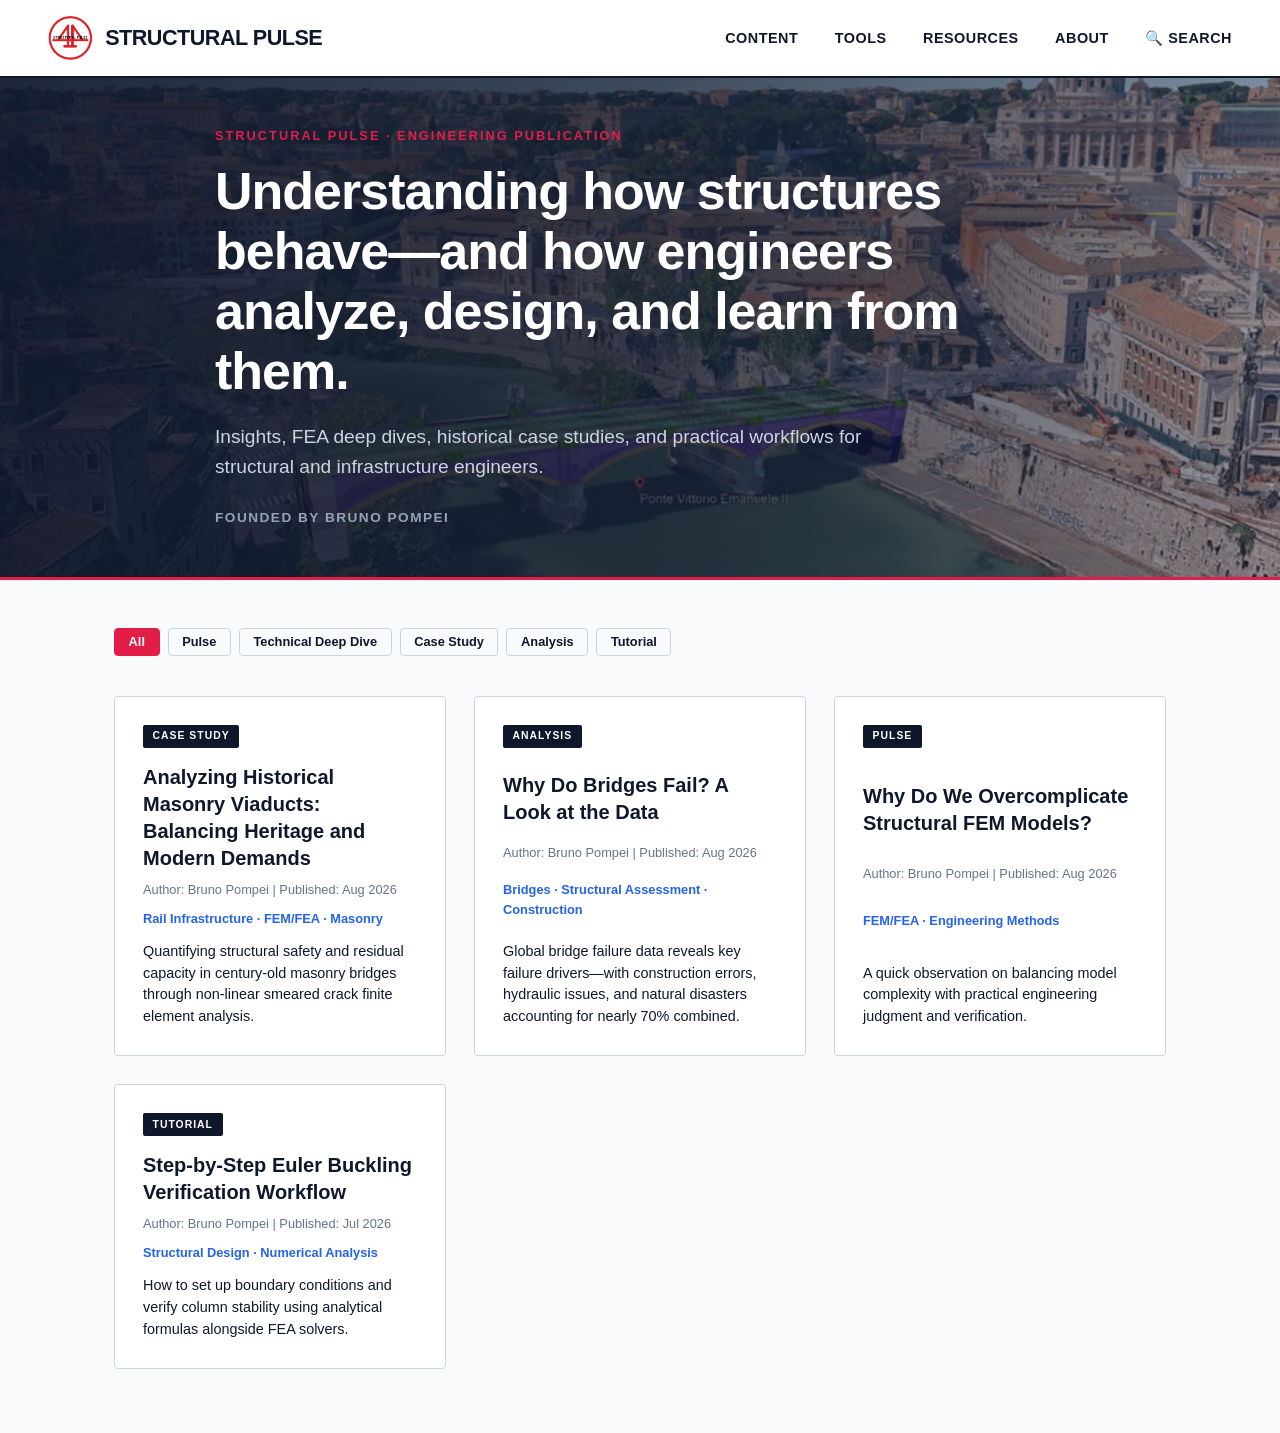
<file: index.html>
<!DOCTYPE html>
<html lang="en">
<head>
    <meta charset="UTF-8">
    <meta name="viewport" content="width=device-width, initial-scale=1.0">
    <title>Structural Pulse | Engineering Insights</title>
    <link rel="icon" href="images/logo.png" type="image/png">
    <link rel="stylesheet" href="style.css">
</head>
<body>

    <header>
        <a href="index.html" class="logo-container">
            <img src="images/logo.png" alt="Structural Pulse Logo" class="logo-img">
            <span class="logo-text">Structural Pulse</span>
        </a>
        <nav>
            <a href="index.html#content">Content</a>
            <a href="tools.html">Tools</a>
            <a href="#resources">Resources</a>
            <a href="#about">About</a>
            <a href="#search">🔍 Search</a>
        </nav>
    </header>

    <section class="hero-banner" id="heroBanner">
        <video autoplay muted loop playsinline id="heroVideo" class="hero-video">
            <source src="images/hero-video.mp4" type="video/mp4">
        </video>

        <div class="hero-overlay"></div>

        <div class="hero-content">
            <span class="hero-category">STRUCTURAL PULSE · ENGINEERING PUBLICATION</span>
            <h1 class="hero-title">Understanding how structures behave—and how engineers analyze, design, and learn from them.</h1>
            <p class="hero-subtitle">Insights, FEA deep dives, historical case studies, and practical workflows for structural and infrastructure engineers.</p>
            <p class="hero-founder">FOUNDED BY BRUNO POMPEI</p>
        </div>
    </section>

    <section class="filters">
        <button class="filter-btn active">All</button>
        <button class="filter-btn">Pulse</button>
        <button class="filter-btn">Technical Deep Dive</button>
        <button class="filter-btn">Case Study</button>
        <button class="filter-btn">Analysis</button>
        <button class="filter-btn">Tutorial</button>
    </section>

    <main id="content">
    </main>

    <script src="script.js"></script>
</body>
</html>
</file>
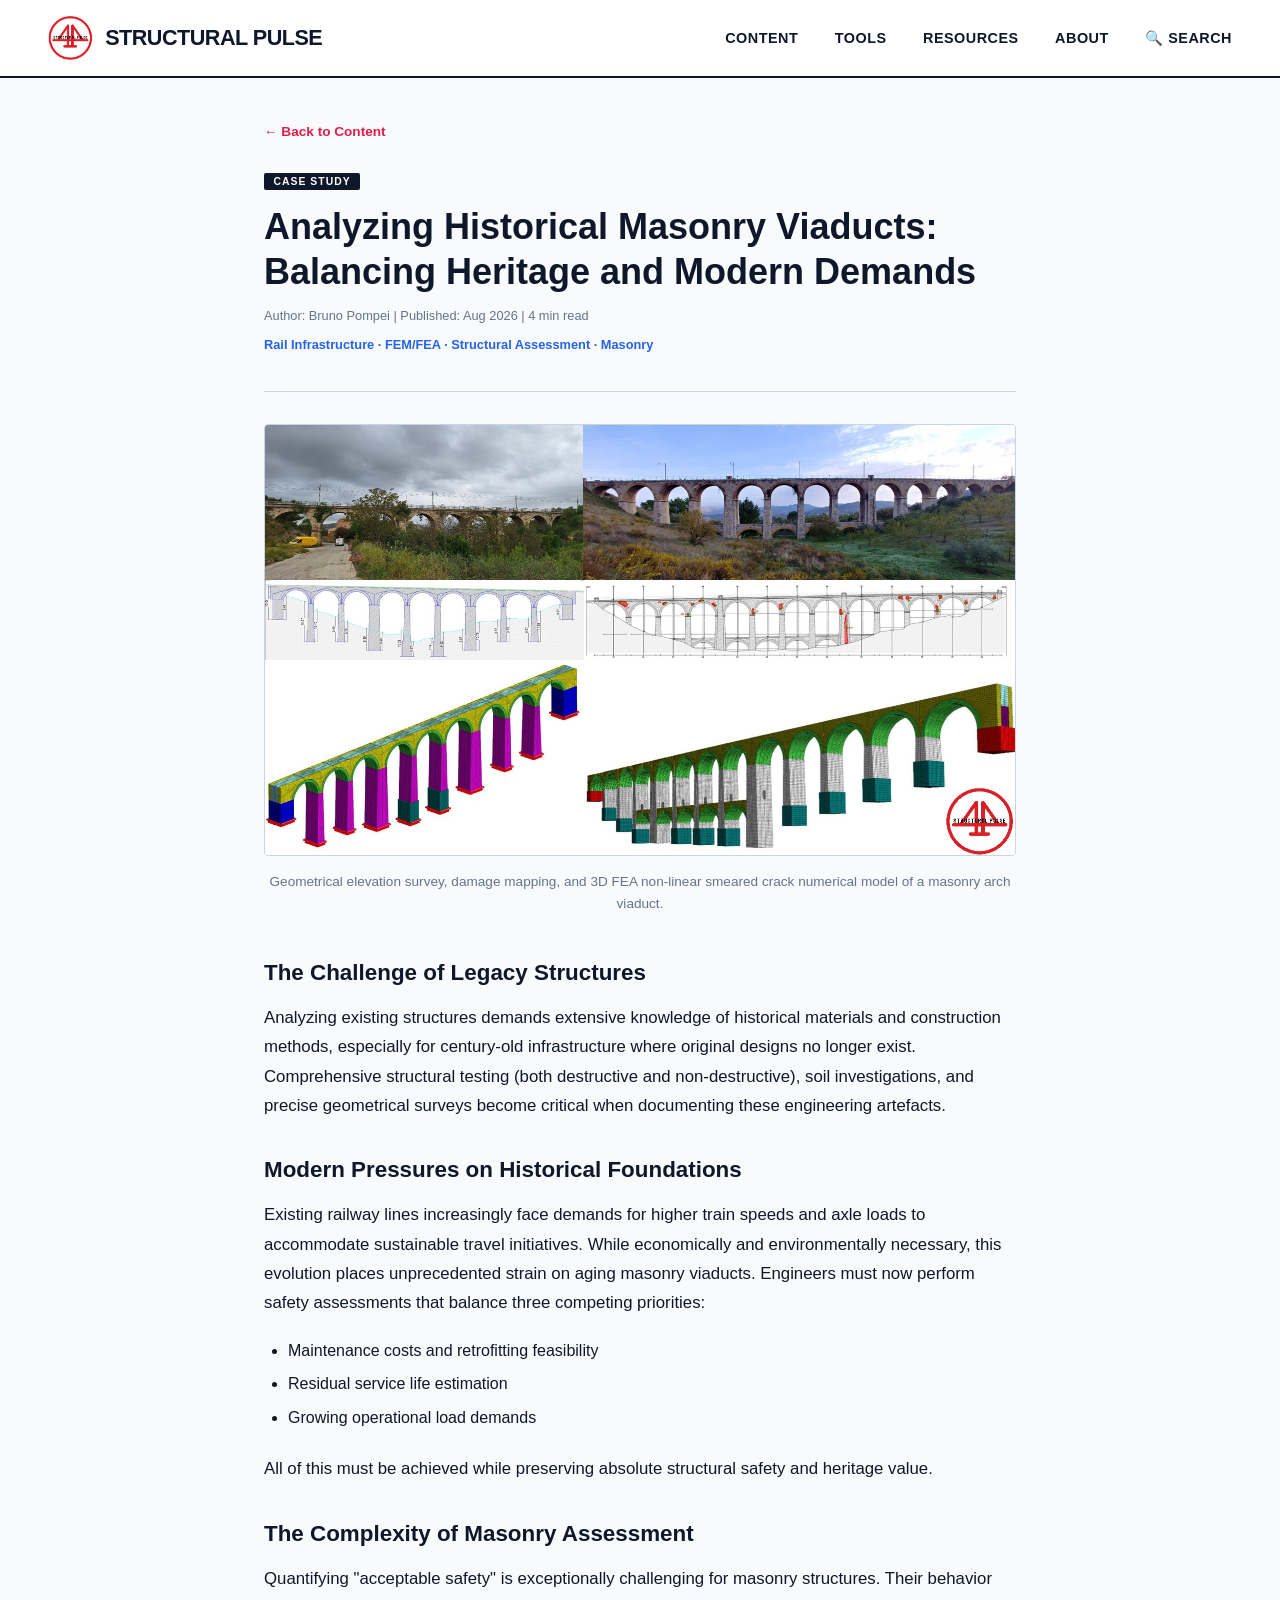
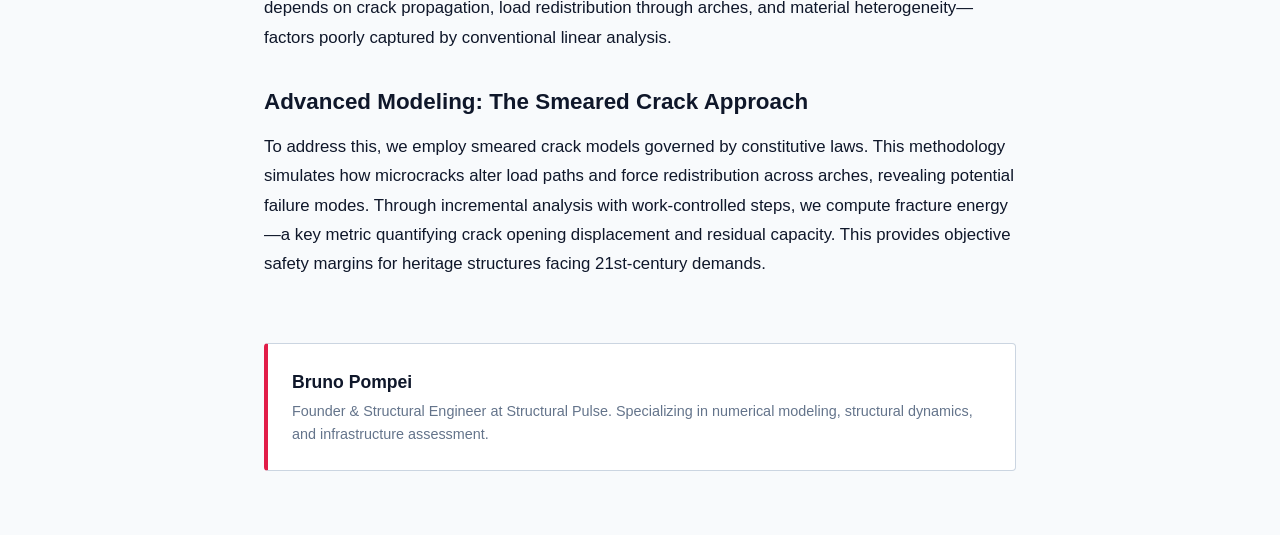
<file: analyzing-historical-masonry-viaducts.html>
<!DOCTYPE html>
<html lang="en">
<head>
    <meta charset="UTF-8">
    <meta name="viewport" content="width=device-width, initial-scale=1.0">
    <title>Analyzing Historical Masonry Viaducts | Structural Pulse</title>
    <link rel="icon" href="images/logo.png" type="image/png">
    <link rel="stylesheet" href="style.css">
</head>
<body>

    <!-- Header & Navigation -->
    <header>
        <a href="index.html" class="logo-container">
            <img src="images/logo.png" alt="Structural Pulse Logo" class="logo-img">
            <span class="logo-text">Structural Pulse</span>
        </a>
        <nav>
            <a href="index.html#content">Content</a>
            <a href="tools.html">Tools</a>
            <a href="#resources">Resources</a>
            <a href="#about">About</a>
            <a href="#search">🔍 Search</a>
        </nav>
    </header>

    <main class="article-container">
        <a href="index.html" class="back-link">← Back to Content</a>
        
        <!-- Changed to <div> to avoid inheriting site navigation header styles -->
        <div class="article-header">
            <span class="badge">Case Study</span>
            <h1>Analyzing Historical Masonry Viaducts: Balancing Heritage and Modern Demands</h1>
            <p class="metadata">Author: Bruno Pompei | Published: Aug 2026 | 4 min read</p>
            <p class="tags">Rail Infrastructure · FEM/FEA · Structural Assessment · Masonry</p>
        </div>

        <figure class="featured-figure">
            <img src="images/viaduct-analysis.jpg" alt="Masonry Viaduct FEA Analysis and Field Condition Survey">
            <figcaption>Geometrical elevation survey, damage mapping, and 3D FEA non-linear smeared crack numerical model of a masonry arch viaduct.</figcaption>
        </figure>

        <article class="article-content">
            <h2>The Challenge of Legacy Structures</h2>
            <p>Analyzing existing structures demands extensive knowledge of historical materials and construction methods, especially for century-old infrastructure where original designs no longer exist. Comprehensive structural testing (both destructive and non-destructive), soil investigations, and precise geometrical surveys become critical when documenting these engineering artefacts.</p>

            <h2>Modern Pressures on Historical Foundations</h2>
            <p>Existing railway lines increasingly face demands for higher train speeds and axle loads to accommodate sustainable travel initiatives. While economically and environmentally necessary, this evolution places unprecedented strain on aging masonry viaducts. Engineers must now perform safety assessments that balance three competing priorities:</p>
            <ul>
                <li>Maintenance costs and retrofitting feasibility</li>
                <li>Residual service life estimation</li>
                <li>Growing operational load demands</li>
            </ul>
            <p>All of this must be achieved while preserving absolute structural safety and heritage value.</p>

            <h2>The Complexity of Masonry Assessment</h2>
            <p>Quantifying "acceptable safety" is exceptionally challenging for masonry structures. Their behavior depends on crack propagation, load redistribution through arches, and material heterogeneity—factors poorly captured by conventional linear analysis.</p>

            <h2>Advanced Modeling: The Smeared Crack Approach</h2>
            <p>To address this, we employ smeared crack models governed by constitutive laws. This methodology simulates how microcracks alter load paths and force redistribution across arches, revealing potential failure modes. Through incremental analysis with work-controlled steps, we compute fracture energy—a key metric quantifying crack opening displacement and residual capacity. This provides objective safety margins for heritage structures facing 21st-century demands.</p>
        </article>

        <footer class="author-card">
            <div>
                <h3>Bruno Pompei</h3>
                <p>Founder & Structural Engineer at Structural Pulse. Specializing in numerical modeling, structural dynamics, and infrastructure assessment.</p>
            </div>
        </footer>
    </main>

</body>
</html>
</file>
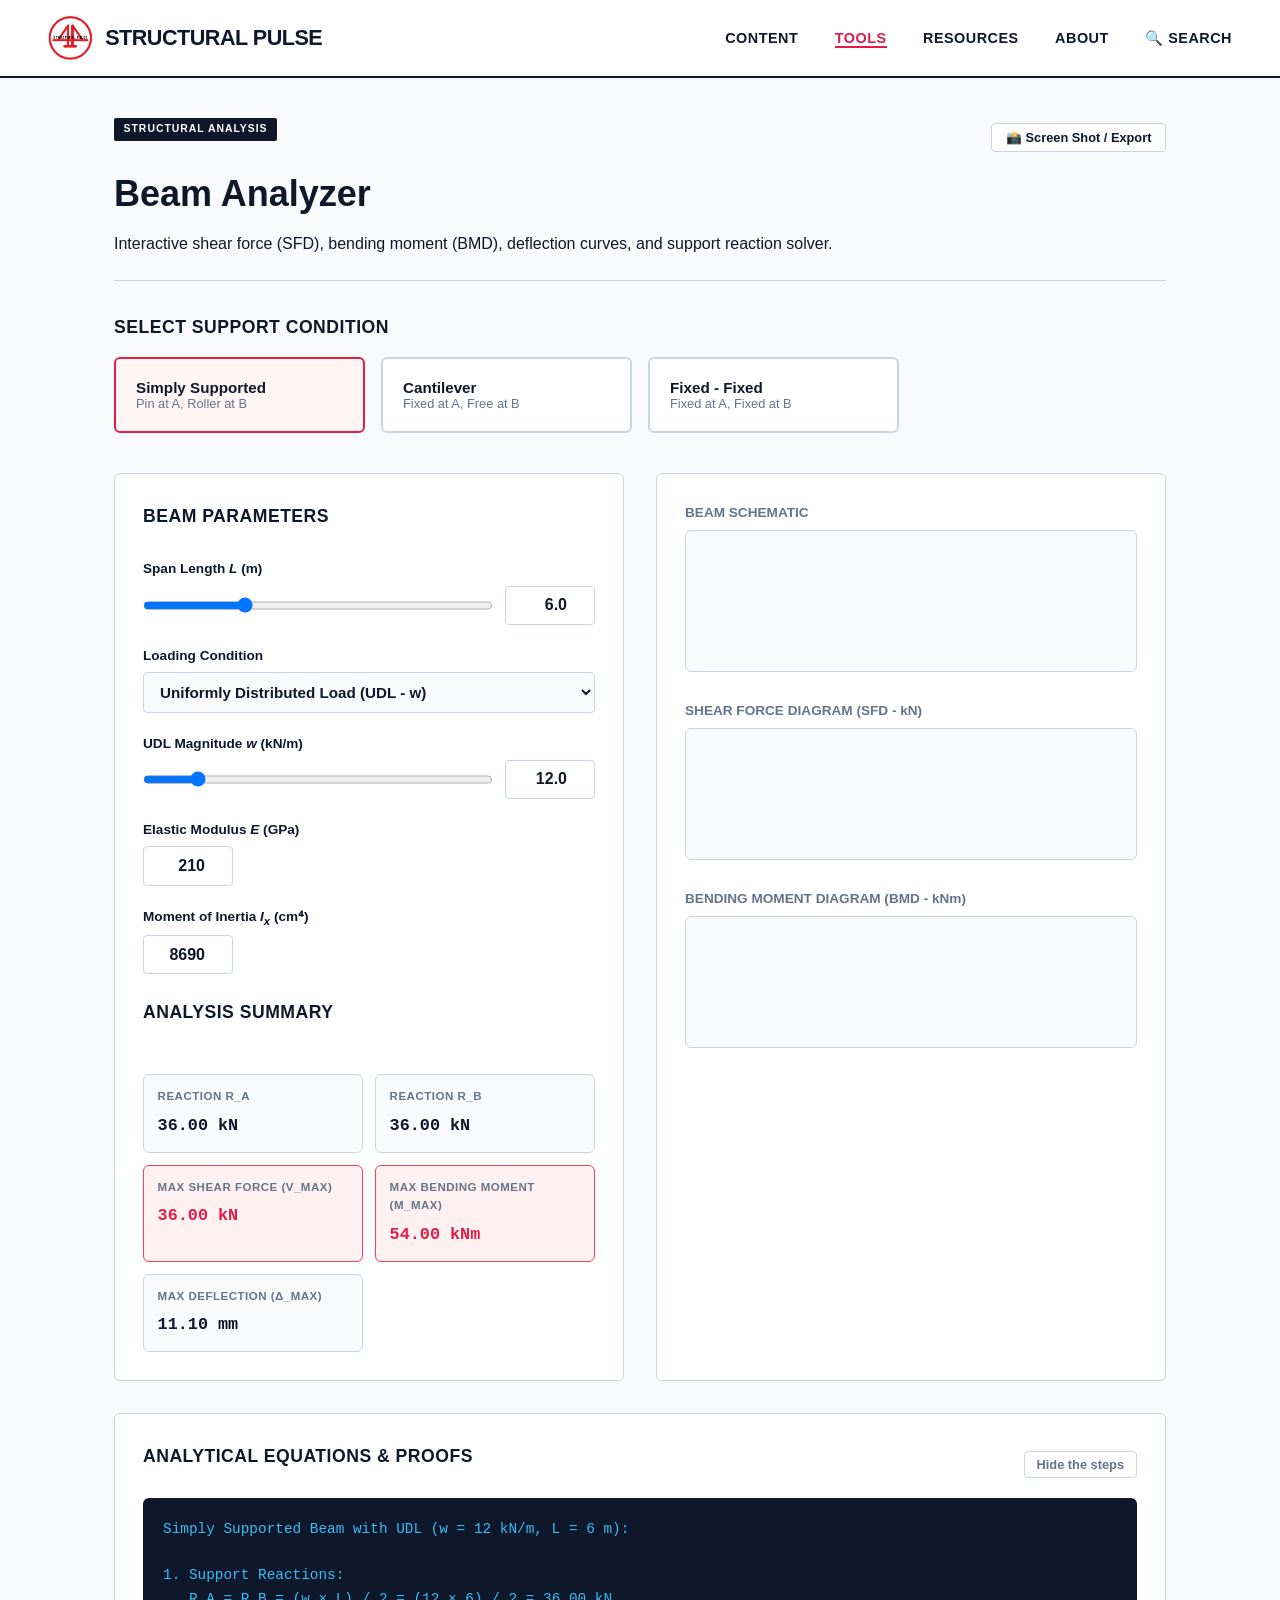
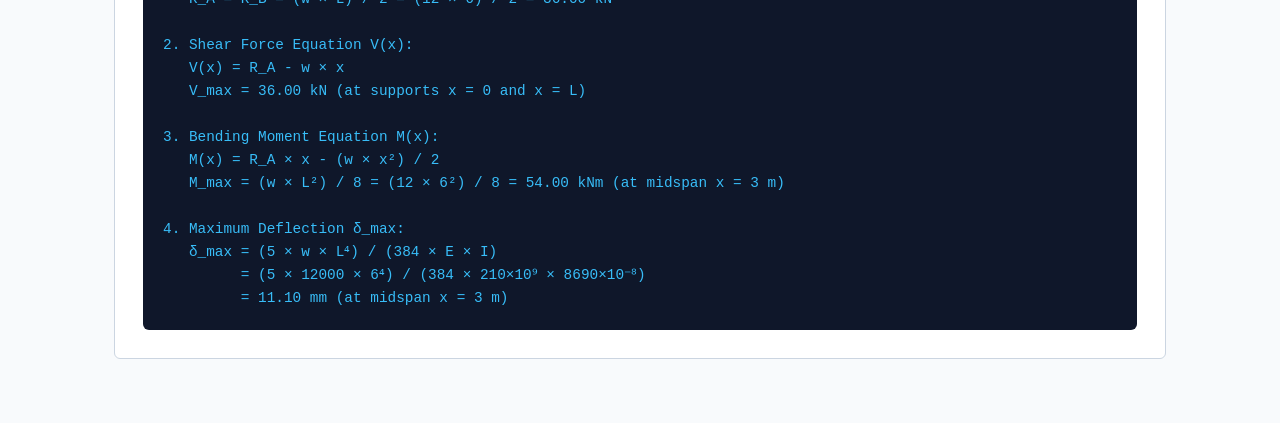
<file: beam-analyzer.html>
<!DOCTYPE html>
<html lang="en">
<head>
    <meta charset="UTF-8">
    <meta name="viewport" content="width=device-width, initial-scale=1.0">
    <title>Beam Analyzer & Diagram Generator | Structural Pulse</title>
    <link rel="icon" href="images/logo.png" type="image/png">
    <link rel="stylesheet" href="style.css">
</head>
<body>

    <header>
        <a href="index.html" class="logo-container">
            <img src="images/logo.png" alt="Structural Pulse Logo" class="logo-img">
            <span class="logo-text">Structural Pulse</span>
        </a>
        <nav>
            <a href="index.html#content">Content</a>
            <a href="tools.html" class="active-nav">Tools</a>
            <a href="index.html#resources">Resources</a>
            <a href="index.html#about">About</a>
            <a href="index.html#search">🔍 Search</a>
        </nav>
    </header>

    <main class="tools-container" id="printableArea">
        <div class="tools-header">
            <div class="tools-header-top">
                <span class="badge">STRUCTURAL ANALYSIS</span>
                <button id="screenshotBtn" class="screenshot-btn">📸 Screen Shot / Export</button>
            </div>
            <h1>Beam Analyzer</h1>
            <p class="tagline">Interactive shear force (SFD), bending moment (BMD), deflection curves, and support reaction solver.</p>
        </div>

        <section class="scheme-section">
            <h2>Select Support Condition</h2>
            <div class="scheme-grid">
                <button class="scheme-card active" data-beam="ss">
                    <h3>Simply Supported</h3>
                    <p>Pin at A, Roller at B</p>
                </button>
                <button class="scheme-card" data-beam="cantilever">
                    <h3>Cantilever</h3>
                    <p>Fixed at A, Free at B</p>
                </button>
                <button class="scheme-card" data-shape="fixed" data-beam="fixed">
                    <h3>Fixed - Fixed</h3>
                    <p>Fixed at A, Fixed at B</p>
                </button>
            </div>
        </section>

        <section class="calc-grid">
            <div class="calc-panel">
                <div class="results-header-row">
                    <h2>Beam Parameters</h2>
                </div>

                <div class="form-group">
                    <label for="spanNum">Span Length <i>L</i> (m)</label>
                    <div class="input-slider-row">
                        <input type="range" id="spanSlider" min="1" max="20" step="0.5" value="6">
                        <input type="number" id="spanNum" min="0.5" max="50" step="0.1" value="6.0" class="num-override">
                    </div>
                </div>

                <div class="form-group">
                    <label for="loadTypeSelect">Loading Condition</label>
                    <select id="loadTypeSelect" class="catalogue-select">
                        <option value="udl">Uniformly Distributed Load (UDL - w)</option>
                        <option value="point">Concentrated Point Load (P)</option>
                    </select>
                </div>

                <div class="form-group" id="udlGroup">
                    <label for="udlNum">UDL Magnitude <i>w</i> (kN/m)</label>
                    <div class="input-slider-row">
                        <input type="range" id="udlSlider" min="1" max="100" step="1" value="12">
                        <input type="number" id="udlNum" min="0.1" max="500" step="0.5" value="12.0" class="num-override">
                    </div>
                </div>

                <div class="form-group" id="pointLoadGroup" style="display:none;">
                    <label for="pointNum">Point Load <i>P</i> (kN)</label>
                    <div class="input-slider-row">
                        <input type="range" id="pointSlider" min="1" max="200" step="5" value="50">
                        <input type="number" id="pointNum" min="0.1" max="1000" step="1" value="50.0" class="num-override">
                    </div>
                </div>

                <div class="form-group" id="loadPosGroup" style="display:none;">
                    <label for="posNum">Load Distance from Left <i>a</i> (m)</label>
                    <div class="input-slider-row">
                        <input type="range" id="posSlider" min="0" max="6" step="0.1" value="3">
                        <input type="number" id="posNum" min="0" max="50" step="0.1" value="3.0" class="num-override">
                    </div>
                </div>

                <div class="form-group">
                    <label for="elasticNum">Elastic Modulus <i>E</i> (GPa)</label>
                    <div class="input-slider-row">
                        <input type="number" id="elasticNum" min="1" max="500" step="1" value="210" class="num-override" style="width:100%;">
                    </div>
                </div>

                <div class="form-group">
                    <label for="inertiaNum">Moment of Inertia <i>I<sub>x</sub></i> (cm⁴)</label>
                    <div class="input-slider-row">
                        <input type="number" id="inertiaNum" min="1" max="1000000" step="100" value="8690" class="num-override" style="width:100%;">
                    </div>
                </div>

                <div class="results-panel" style="margin-top: 1.5rem;">
                    <h2>Analysis Summary</h2>
                    <div class="results-cards-grid" id="resultsGrid"></div>
                </div>
            </div>

            <div class="calc-panel" style="display:flex; flex-direction:column; gap:1.25rem;">
                <div>
                    <h3 style="font-size:0.85rem; font-weight:800; color:var(--text-muted); margin-bottom:0.4rem;">BEAM SCHEMATIC</h3>
                    <canvas id="beamCanvas" width="450" height="140" style="background:#f8fafc; border:1px solid #cbd5e1; border-radius:6px; width:100%;"></canvas>
                </div>
                <div>
                    <h3 style="font-size:0.85rem; font-weight:800; color:var(--text-muted); margin-bottom:0.4rem;">SHEAR FORCE DIAGRAM (SFD - kN)</h3>
                    <canvas id="sfdCanvas" width="450" height="130" style="background:#f8fafc; border:1px solid #cbd5e1; border-radius:6px; width:100%;"></canvas>
                </div>
                <div>
                    <h3 style="font-size:0.85rem; font-weight:800; color:var(--text-muted); margin-bottom:0.4rem;">BENDING MOMENT DIAGRAM (BMD - kNm)</h3>
                    <canvas id="bmdCanvas" width="450" height="130" style="background:#f8fafc; border:1px solid #cbd5e1; border-radius:6px; width:100%;"></canvas>
                </div>
            </div>
        </section>

        <section class="calc-panel full-width-panel" style="margin-top: 2rem;">
            <div class="results-header-row">
                <h2>Analytical Equations & Proofs</h2>
                <button id="toggleStepsBtn" class="toggle-steps-btn">Hide the steps</button>
            </div>
            <div id="calcSteps" class="steps-code-block"></div>
        </section>
    </main>

    <script src="beam-analyzer.js"></script>
</body>
</html>
</file>
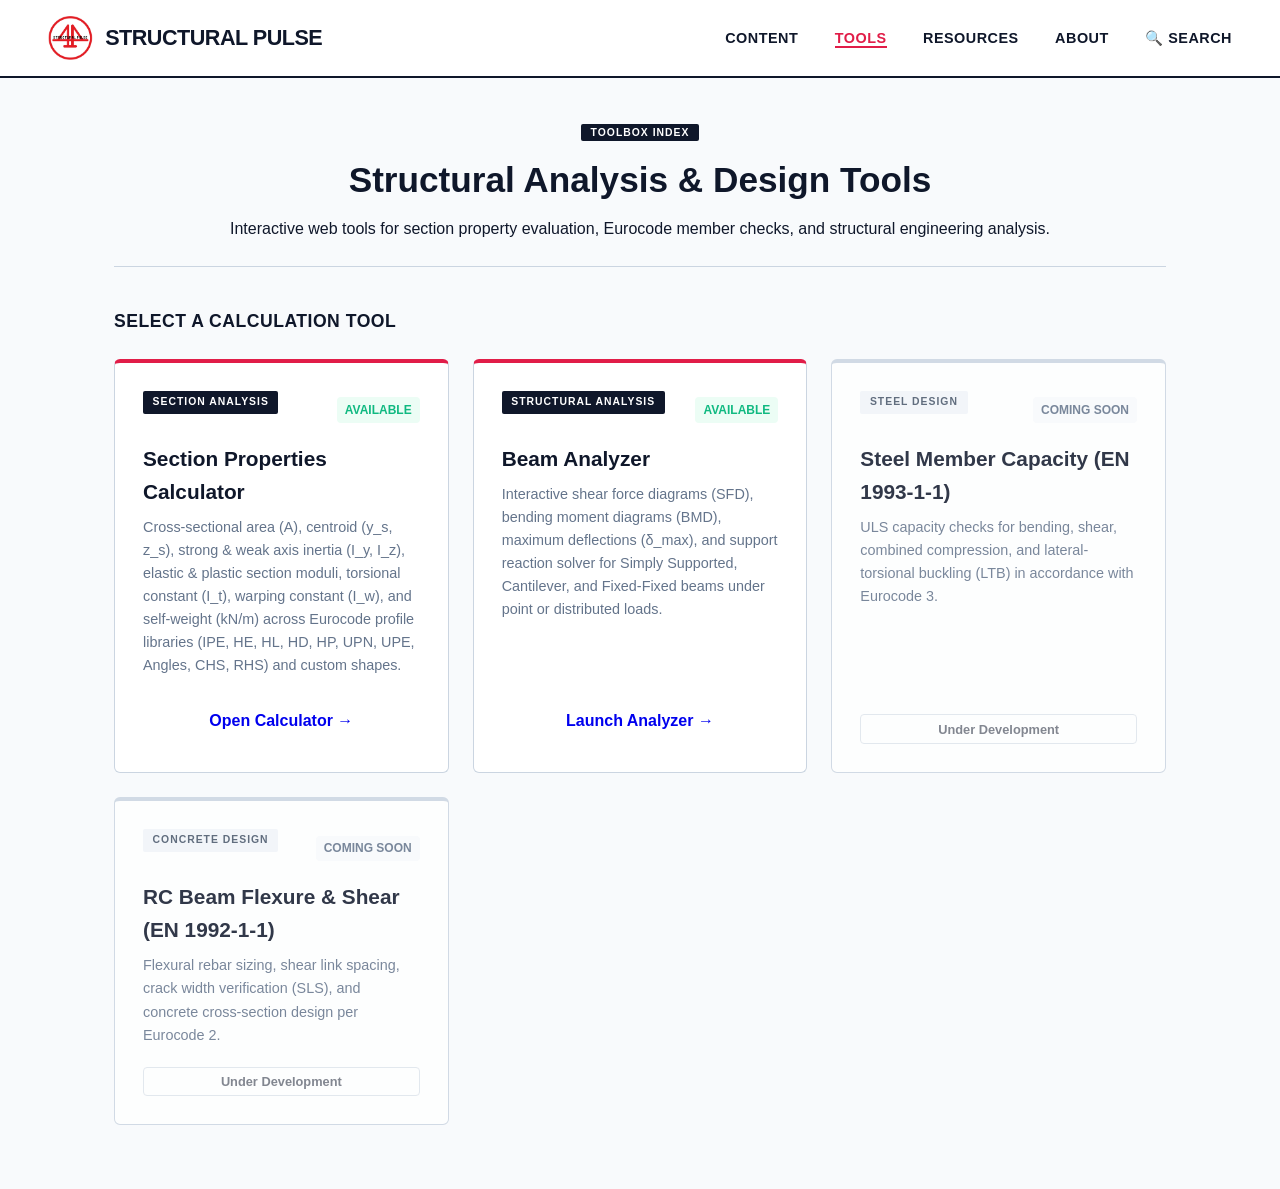
<file: tools.html>
<!DOCTYPE html>
<html lang="en">
<head>
    <meta charset="UTF-8">
    <meta name="viewport" content="width=device-width, initial-scale=1.0">
    <title>Structural Engineering Toolbox | Structural Pulse</title>
    <link rel="icon" href="images/logo.png" type="image/png">
    <link rel="stylesheet" href="style.css">
</head>
<body>

    <header>
        <a href="index.html" class="logo-container">
            <img src="images/logo.png" alt="Structural Pulse Logo" class="logo-img">
            <span class="logo-text">Structural Pulse</span>
        </a>
        <nav>
            <a href="index.html#content">Content</a>
            <a href="tools.html" class="active-nav">Tools</a>
            <a href="index.html#resources">Resources</a>
            <a href="index.html#about">About</a>
            <a href="index.html#search">🔍 Search</a>
        </nav>
    </header>

    <main class="tools-container">
        <div class="tools-header" style="text-align: center; margin-bottom: 2.5rem;">
            <span class="badge">TOOLBOX INDEX</span>
            <h1 style="font-size: 2.2rem; margin-top: 0.5rem; margin-bottom: 0.5rem;">Structural Analysis & Design Tools</h1>
            <p class="tagline">Interactive web tools for section property evaluation, Eurocode member checks, and structural engineering analysis.</p>
        </div>

        <section class="scheme-section">
            <h2>Select a Calculation Tool</h2>
            <div style="display: grid; grid-template-columns: repeat(auto-fit, minmax(320px, 1fr)); gap: 1.5rem; margin-top: 1.5rem;">

                <div class="calc-panel" style="display: flex; flex-direction: column; justify-content: space-between; border-top: 4px solid #e11d48;">
                    <div>
                        <div style="display: flex; justify-content: space-between; align-items: center; margin-bottom: 0.75rem;">
                            <span class="badge">SECTION ANALYSIS</span>
                            <span style="font-size: 0.75rem; font-weight: 800; color: #10b981; background: #ecfdf5; padding: 0.2rem 0.5rem; border-radius: 4px;">AVAILABLE</span>
                        </div>
                        <h3 style="font-size: 1.3rem; margin-bottom: 0.5rem; color: var(--primary);">Section Properties Calculator</h3>
                        <p style="font-size: 0.9rem; line-height: 1.6; color: var(--text-muted); margin-bottom: 1.25rem;">
                            Cross-sectional area (A), centroid (y_s, z_s), strong & weak axis inertia (I_y, I_z), elastic & plastic section moduli, torsional constant (I_t), warping constant (I_w), and self-weight (kN/m) across Eurocode profile libraries (IPE, HE, HL, HD, HP, UPN, UPE, Angles, CHS, RHS) and custom shapes.
                        </p>
                    </div>
                    <a href="section-calculator.html" class="cta-button" style="display: block; text-align: center; text-decoration: none; padding: 0.65rem 1rem; border-radius: 4px; font-weight: 700;">
                        Open Calculator →
                    </a>
                </div>

                <div class="calc-panel" style="display: flex; flex-direction: column; justify-content: space-between; border-top: 4px solid #e11d48;">
                    <div>
                        <div style="display: flex; justify-content: space-between; align-items: center; margin-bottom: 0.75rem;">
                            <span class="badge">STRUCTURAL ANALYSIS</span>
                            <span style="font-size: 0.75rem; font-weight: 800; color: #10b981; background: #ecfdf5; padding: 0.2rem 0.5rem; border-radius: 4px;">AVAILABLE</span>
                        </div>
                        <h3 style="font-size: 1.3rem; margin-bottom: 0.5rem; color: var(--primary);">Beam Analyzer</h3>
                        <p style="font-size: 0.9rem; line-height: 1.6; color: var(--text-muted); margin-bottom: 1.25rem;">
                            Interactive shear force diagrams (SFD), bending moment diagrams (BMD), maximum deflections (δ_max), and support reaction solver for Simply Supported, Cantilever, and Fixed-Fixed beams under point or distributed loads.
                        </p>
                    </div>
                    <a href="beam-analyzer.html" class="cta-button" style="display: block; text-align: center; text-decoration: none; padding: 0.65rem 1rem; border-radius: 4px; font-weight: 700;">
                        Launch Analyzer →
                    </a>
                </div>

                <div class="calc-panel" style="display: flex; flex-direction: column; justify-content: space-between; border-top: 4px solid #cbd5e1; opacity: 0.85;">
                    <div>
                        <div style="display: flex; justify-content: space-between; align-items: center; margin-bottom: 0.75rem;">
                            <span class="badge" style="background: #f1f5f9; color: #475569;">STEEL DESIGN</span>
                            <span style="font-size: 0.75rem; font-weight: 800; color: #64748b; background: #f8fafc; padding: 0.2rem 0.5rem; border-radius: 4px;">COMING SOON</span>
                        </div>
                        <h3 style="font-size: 1.3rem; margin-bottom: 0.5rem; color: var(--primary);">Steel Member Capacity (EN 1993-1-1)</h3>
                        <p style="font-size: 0.9rem; line-height: 1.6; color: var(--text-muted); margin-bottom: 1.25rem;">
                            ULS capacity checks for bending, shear, combined compression, and lateral-torsional buckling (LTB) in accordance with Eurocode 3.
                        </p>
                    </div>
                    <button class="screenshot-btn" style="width: 100%; opacity: 0.6; cursor: not-allowed;" disabled>Under Development</button>
                </div>

                <div class="calc-panel" style="display: flex; flex-direction: column; justify-content: space-between; border-top: 4px solid #cbd5e1; opacity: 0.85;">
                    <div>
                        <div style="display: flex; justify-content: space-between; align-items: center; margin-bottom: 0.75rem;">
                            <span class="badge" style="background: #f1f5f9; color: #475569;">CONCRETE DESIGN</span>
                            <span style="font-size: 0.75rem; font-weight: 800; color: #64748b; background: #f8fafc; padding: 0.2rem 0.5rem; border-radius: 4px;">COMING SOON</span>
                        </div>
                        <h3 style="font-size: 1.3rem; margin-bottom: 0.5rem; color: var(--primary);">RC Beam Flexure & Shear (EN 1992-1-1)</h3>
                        <p style="font-size: 0.9rem; line-height: 1.6; color: var(--text-muted); margin-bottom: 1.25rem;">
                            Flexural rebar sizing, shear link spacing, crack width verification (SLS), and concrete cross-section design per Eurocode 2.
                        </p>
                    </div>
                    <button class="screenshot-btn" style="width: 100%; opacity: 0.6; cursor: not-allowed;" disabled>Under Development</button>
                </div>

            </div>
        </section>
    </main>

</body>
</html>
</file>
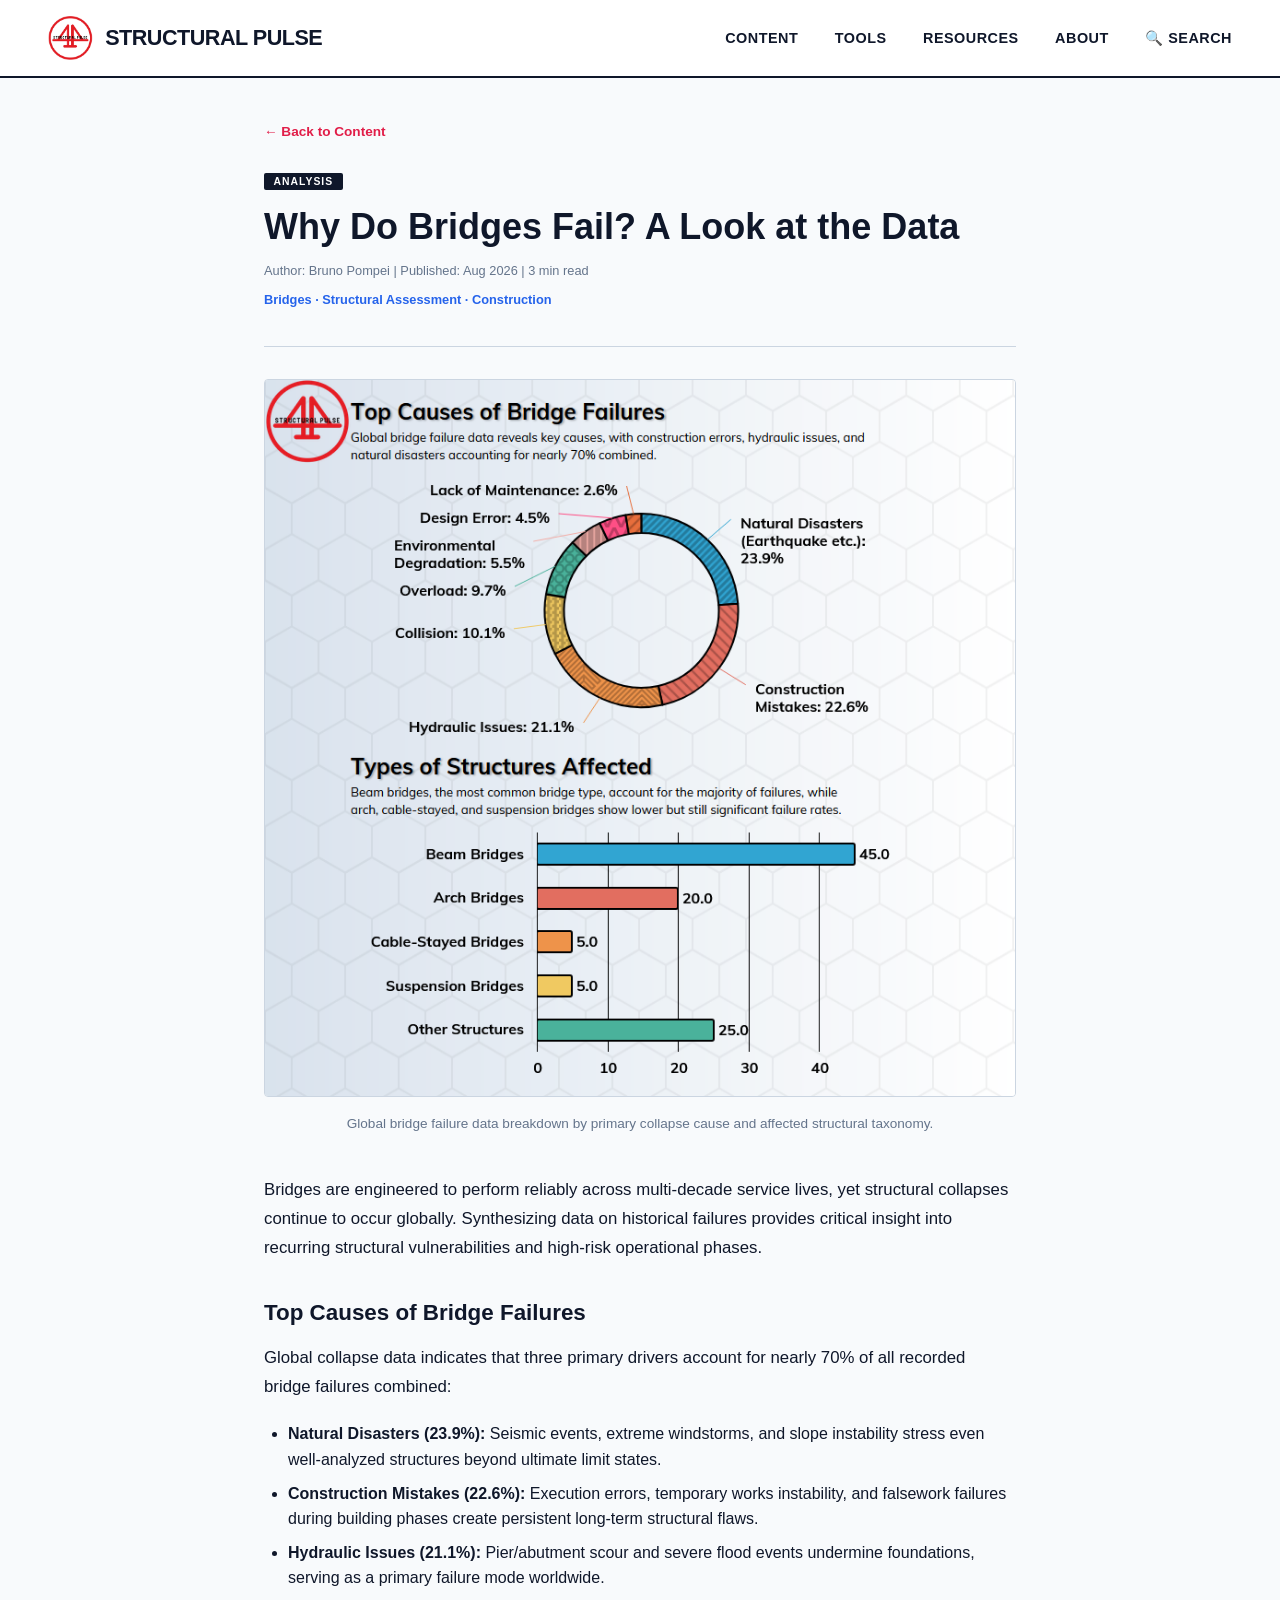
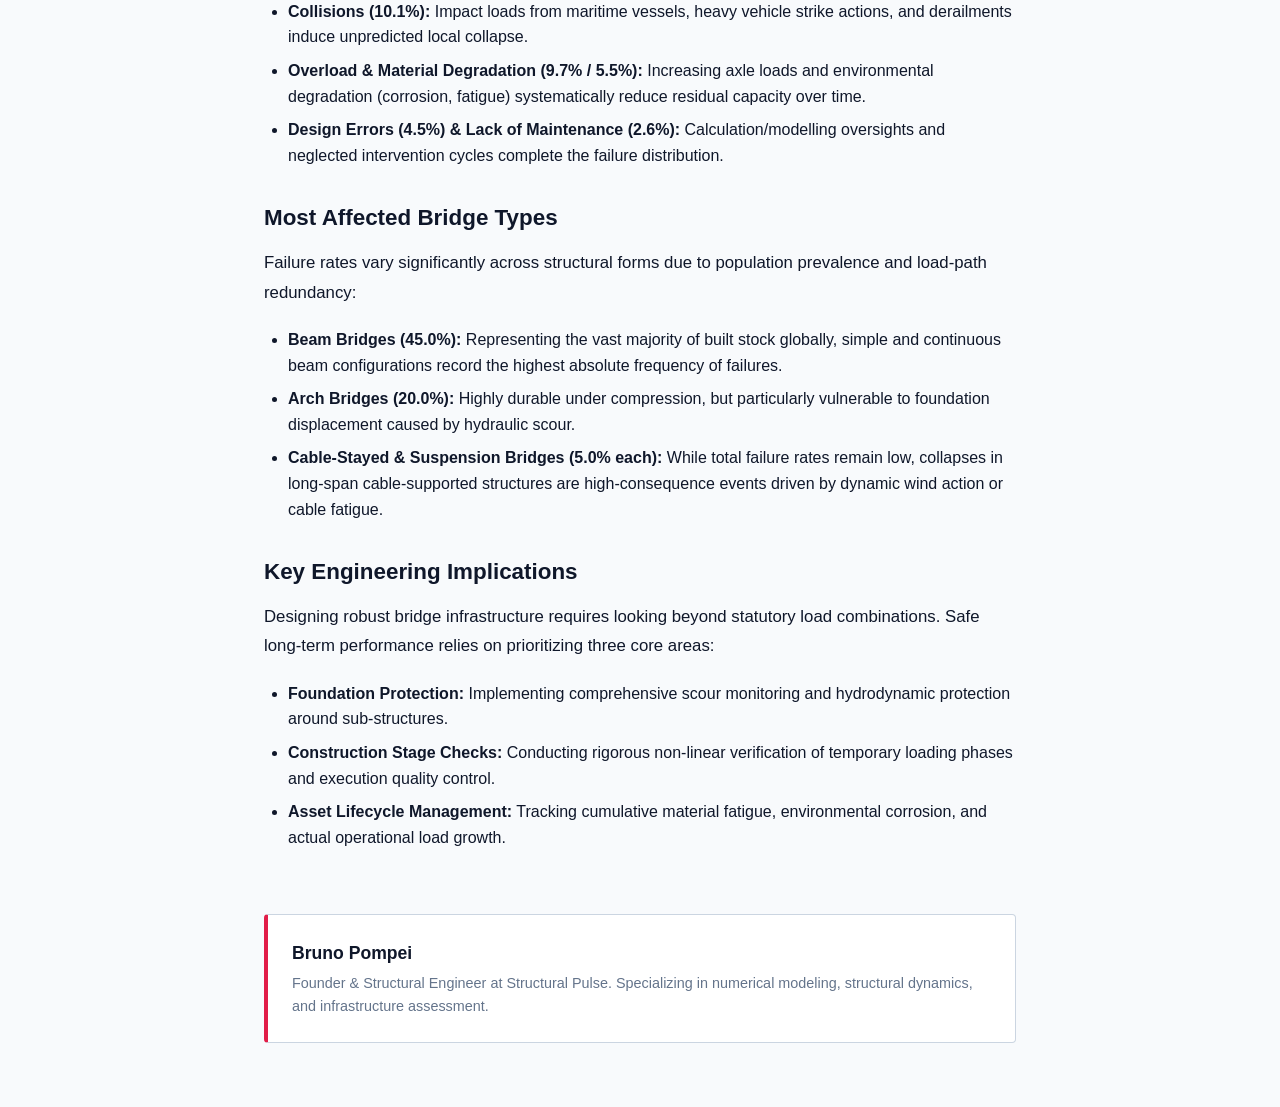
<file: why-do-bridges-fail.html>
<!DOCTYPE html>
<html lang="en">
<head>
    <meta charset="UTF-8">
    <meta name="viewport" content="width=device-width, initial-scale=1.0">
    <title>Why Do Bridges Fail? A Look at the Data | Structural Pulse</title>
    <link rel="icon" href="images/logo.png" type="image/png">
    <link rel="stylesheet" href="style.css">
</head>
<body>

    <!-- Header & Navigation -->
    <header>
        <a href="index.html" class="logo-container">
            <img src="images/logo.png" alt="Structural Pulse Logo" class="logo-img">
            <span class="logo-text">Structural Pulse</span>
        </a>
        <nav>
            <a href="index.html#content">Content</a>
            <a href="tools.html">Tools</a>
            <a href="#resources">Resources</a>
            <a href="#about">About</a>
            <a href="#search">🔍 Search</a>
        </nav>
    </header>

    <!-- Main Article Body -->
    <main class="article-container">
        <a href="index.html" class="back-link">← Back to Content</a>
        
        <!-- Changed to <div> to avoid inheriting site navigation header styles -->
        <div class="article-header">
            <span class="badge">Analysis</span>
            <h1>Why Do Bridges Fail? A Look at the Data</h1>
            <p class="metadata">Author: Bruno Pompei | Published: Aug 2026 | 3 min read</p>
            <p class="tags">Bridges · Structural Assessment · Construction</p>
        </div>

        <figure class="featured-figure">
            <img src="images/bridge-failure-data.jpg" alt="Top Causes of Bridge Failures and Affected Structure Types Data Visualisation">
            <figcaption>Global bridge failure data breakdown by primary collapse cause and affected structural taxonomy.</figcaption>
        </figure>

        <article class="article-content">
            <p>Bridges are engineered to perform reliably across multi-decade service lives, yet structural collapses continue to occur globally. Synthesizing data on historical failures provides critical insight into recurring structural vulnerabilities and high-risk operational phases.</p>

            <h2>Top Causes of Bridge Failures</h2>
            <p>Global collapse data indicates that three primary drivers account for nearly 70% of all recorded bridge failures combined:</p>
            <ul>
                <li><strong>Natural Disasters (23.9%):</strong> Seismic events, extreme windstorms, and slope instability stress even well-analyzed structures beyond ultimate limit states.</li>
                <li><strong>Construction Mistakes (22.6%):</strong> Execution errors, temporary works instability, and falsework failures during building phases create persistent long-term structural flaws.</li>
                <li><strong>Hydraulic Issues (21.1%):</strong> Pier/abutment scour and severe flood events undermine foundations, serving as a primary failure mode worldwide.</li>
                <li><strong>Collisions (10.1%):</strong> Impact loads from maritime vessels, heavy vehicle strike actions, and derailments induce unpredicted local collapse.</li>
                <li><strong>Overload & Material Degradation (9.7% / 5.5%):</strong> Increasing axle loads and environmental degradation (corrosion, fatigue) systematically reduce residual capacity over time.</li>
                <li><strong>Design Errors (4.5%) & Lack of Maintenance (2.6%):</strong> Calculation/modelling oversights and neglected intervention cycles complete the failure distribution.</li>
            </ul>

            <h2>Most Affected Bridge Types</h2>
            <p>Failure rates vary significantly across structural forms due to population prevalence and load-path redundancy:</p>
            <ul>
                <li><strong>Beam Bridges (45.0%):</strong> Representing the vast majority of built stock globally, simple and continuous beam configurations record the highest absolute frequency of failures.</li>
                <li><strong>Arch Bridges (20.0%):</strong> Highly durable under compression, but particularly vulnerable to foundation displacement caused by hydraulic scour.</li>
                <li><strong>Cable-Stayed & Suspension Bridges (5.0% each):</strong> While total failure rates remain low, collapses in long-span cable-supported structures are high-consequence events driven by dynamic wind action or cable fatigue.</li>
            </ul>

            <h2>Key Engineering Implications</h2>
            <p>Designing robust bridge infrastructure requires looking beyond statutory load combinations. Safe long-term performance relies on prioritizing three core areas:</p>
            <ul>
                <li><strong>Foundation Protection:</strong> Implementing comprehensive scour monitoring and hydrodynamic protection around sub-structures.</li>
                <li><strong>Construction Stage Checks:</strong> Conducting rigorous non-linear verification of temporary loading phases and execution quality control.</li>
                <li><strong>Asset Lifecycle Management:</strong> Tracking cumulative material fatigue, environmental corrosion, and actual operational load growth.</li>
            </ul>
        </article>

        <!-- Author Bio Footer Card -->
        <footer class="author-card">
            <div>
                <h3>Bruno Pompei</h3>
                <p>Founder & Structural Engineer at Structural Pulse. Specializing in numerical modeling, structural dynamics, and infrastructure assessment.</p>
            </div>
        </footer>
    </main>

</body>
</html>
</file>
<file: style.css>
/* ==========================================================================
   1. CSS RESET & BRAND VARIABLES
   ========================================================================== */
:root {
    --primary: #0f172a;       /* Slate / Dark Navy */
    --brand-red: #e11d48;     /* Structural Pulse Red (Matching Logo) */
    --accent-blue: #2563eb;   /* Technical Accent Blue */
    --bg: #f8fafc;            /* Clean Surface Canvas */
    --surface: #ffffff;       /* Card Background */
    --text-main: #0f172a;     /* Sharp Dark Charcoal Text */
    --text-muted: #64748b;    /* Muted Slate Text */
    --border: #cbd5e1;        /* Crisp Structural Border */
}

* {
    box-sizing: border-box;
    margin: 0;
    padding: 0;
}

body {
    font-family: -apple-system, BlinkMacSystemFont, "Segoe UI", Roboto, Helvetica, Arial, sans-serif;
    background-color: var(--bg);
    color: var(--text-main);
    line-height: 1.6;
}

/* ==========================================================================
   2. HEADER & BRAND NAVIGATION
   ========================================================================== */
header {
    display: flex;
    justify-content: space-between;
    align-items: center;
    background-color: var(--surface);
    border-bottom: 2px solid var(--primary);
    padding: 1rem 3rem;
}

.logo-container {
    display: flex;
    align-items: center;
    gap: 0.75rem;
    text-decoration: none;
}

.logo-img {
    height: 44px;
    width: auto;
    display: block;
}

.logo-text {
    font-size: 1.35rem;
    font-weight: 800;
    letter-spacing: -0.5px;
    color: var(--primary);
    text-transform: uppercase;
}

nav a {
    color: var(--text-main);
    text-decoration: none;
    margin-left: 2rem;
    font-size: 0.9rem;
    font-weight: 600;
    text-transform: uppercase;
    letter-spacing: 0.5px;
    transition: color 0.2s ease;
}

nav a:hover,
nav a.active-nav {
    color: var(--brand-red) !important;
}

nav a.active-nav {
    border-bottom: 2px solid var(--brand-red);
}

/* ==========================================================================
   3. EDITORIAL HERO BANNER (VIDEO & STATIC FALLBACK)
   ========================================================================== */
.hero-banner {
    position: relative;
    width: 100%;
    min-height: 480px;
    background-image: url('images/hero-bg.jpg'); /* Static background fallback */
    background-size: cover;
    background-position: center;
    background-repeat: no-repeat;
    display: flex;
    align-items: center;
    margin-bottom: 3rem;
    border-bottom: 3px solid var(--brand-red);
    overflow: hidden;
}

/* Background video positioning */
.hero-video {
    position: absolute;
    top: 50%;
    left: 50%;
    min-width: 100%;
    min-height: 100%;
    width: auto;
    height: auto;
    transform: translate(-50%, -50%);
    object-fit: cover;
    z-index: 0;
    opacity: 1;
    transition: opacity 0.6s ease;
}

/* Fades out video when user scrolls down */
.hero-banner.scrolled .hero-video {
    opacity: 0;
    pointer-events: none;
}

.hero-overlay {
    position: absolute;
    top: 0;
    left: 0;
    width: 100%;
    height: 100%;
    background: linear-gradient(
        90deg, 
        rgba(15, 23, 42, 0.92) 0%, 
        rgba(15, 23, 42, 0.75) 50%, 
        rgba(15, 23, 42, 0.40) 100%
    );
    z-index: 1;
}

.hero-content {
    position: relative;
    z-index: 2;
    max-width: 1100px;
    margin: 0 auto;
    padding: 3rem 1.5rem;
    color: var(--surface);
}

.hero-category {
    display: block;
    font-size: 0.8rem;
    font-weight: 800;
    letter-spacing: 2px;
    color: var(--brand-red);
    margin-bottom: 1rem;
}

.hero-title {
    font-size: 3.25rem;
    font-weight: 800;
    line-height: 1.15;
    letter-spacing: -1px;
    max-width: 850px;
    margin-bottom: 1.25rem;
    color: #ffffff;
}

.hero-subtitle {
    font-size: 1.2rem;
    line-height: 1.6;
    color: #cbd5e1;
    max-width: 700px;
    margin-bottom: 1.5rem;
    font-weight: 400;
}

.hero-founder {
    font-size: 0.85rem;
    font-weight: 700;
    letter-spacing: 1.5px;
    color: #94a3b8;
}

/* ==========================================================================
   4. CONTENT FILTER BUTTONS
   ========================================================================== */
.filters {
    max-width: 1100px;
    margin: 0 auto 2.5rem auto;
    padding: 0 1.5rem;
    display: flex;
    gap: 0.5rem;
    flex-wrap: wrap;
}

.filter-btn {
    background: transparent;
    border: 1px solid var(--border);
    padding: 0.35rem 0.85rem;
    border-radius: 4px;
    font-size: 0.8rem;
    font-weight: 600;
    cursor: pointer;
    color: var(--text-main);
    transition: all 0.2s ease;
}

.filter-btn.active, 
.filter-btn:hover {
    background: var(--brand-red);
    color: var(--surface);
    border-color: var(--brand-red);
}

/* ==========================================================================
   5. HOMEPAGE ARTICLE GRID
   ========================================================================== */
main {
    max-width: 1100px;
    margin: 0 auto 4rem auto;
    padding: 0 1.5rem;
    display: grid;
    grid-template-columns: repeat(auto-fill, minmax(320px, 1fr));
    gap: 1.75rem;
}

.card {
    background: var(--surface);
    border: 1px solid var(--border);
    border-radius: 4px;
    padding: 1.75rem;
    display: flex;
    flex-direction: column;
    justify-content: space-between;
    transition: transform 0.15s ease, border-color 0.15s ease;
}

.card:hover {
    transform: translateY(-2px);
    border-color: var(--brand-red);
}

.badge {
    align-self: flex-start;
    background: var(--primary);
    color: var(--surface);
    font-size: 0.65rem;
    font-weight: 800;
    text-transform: uppercase;
    letter-spacing: 1px;
    padding: 0.2rem 0.6rem;
    border-radius: 2px;
    margin-bottom: 1rem;
}

.card h2 {
    font-size: 1.25rem;
    font-weight: 700;
    color: var(--primary);
    line-height: 1.35;
    margin-bottom: 0.5rem;
}

.metadata {
    font-size: 0.8rem;
    color: var(--text-muted);
    margin-bottom: 0.5rem;
}

.tags {
    font-size: 0.8rem;
    font-weight: 700;
    color: var(--accent-blue);
    margin-bottom: 0.75rem;
}

.excerpt {
    color: var(--text-main);
    font-size: 0.9rem;
    line-height: 1.5;
}

/* ==========================================================================
   6. ARTICLE DETAIL READER PAGE
   ========================================================================== */
.article-container {
    max-width: 800px;
    margin: 2.5rem auto 4rem auto;
    padding: 0 1.5rem;
    display: block;
}

.back-link {
    display: inline-block;
    color: var(--brand-red);
    text-decoration: none;
    font-size: 0.85rem;
    font-weight: 700;
    margin-bottom: 1.5rem;
}

.article-header {
    border-bottom: 1px solid var(--border);
    padding-bottom: 1.5rem;
    margin-bottom: 2rem;
}

.article-header h1 {
    font-size: 2.25rem;
    font-weight: 800;
    line-height: 1.25;
    color: var(--primary);
    margin: 0.75rem 0;
}

.featured-figure {
    margin-bottom: 2.5rem;
}

.featured-figure img {
    width: 100%;
    height: auto;
    border-radius: 4px;
    border: 1px solid var(--border);
}

.featured-figure figcaption {
    font-size: 0.85rem;
    color: var(--text-muted);
    margin-top: 0.5rem;
    text-align: center;
}

.article-content h2 {
    font-size: 1.4rem;
    font-weight: 700;
    color: var(--primary);
    margin: 2rem 0 0.75rem 0;
}

.article-content p {
    font-size: 1.05rem;
    line-height: 1.75;
    color: var(--text-main);
    margin-bottom: 1.25rem;
}

.article-content ul {
    margin: 0 0 1.5rem 1.5rem;
    color: var(--text-main);
}

.article-content li {
    margin-bottom: 0.5rem;
    font-size: 1rem;
}

.author-card {
    margin-top: 4rem;
    padding: 1.5rem;
    background: var(--surface);
    border: 1px solid var(--border);
    border-left: 4px solid var(--brand-red);
    border-radius: 4px;
}

.author-card h3 {
    font-size: 1.1rem;
    color: var(--primary);
    margin-bottom: 0.25rem;
}

.author-card p {
    font-size: 0.9rem;
    color: var(--text-muted);
}

/* ==========================================================================
   7. ENGINEERING TOOLS SUITE
   ========================================================================== */
main.tools-container {
    display: block !important;
    max-width: 1100px;
    margin: 2.5rem auto 4rem auto;
    padding: 0 1.5rem;
}

.tools-header {
    display: block;
    background: transparent;
    border-bottom: 1px solid var(--border);
    padding-bottom: 1.5rem;
    margin-bottom: 2rem;
}

.tools-header h1 {
    font-size: 2.25rem;
    font-weight: 800;
    color: var(--primary);
    margin: 0.5rem 0;
}

.scheme-section h2, 
.calc-panel h2 {
    font-size: 1.1rem;
    font-weight: 700;
    color: var(--primary);
    margin-bottom: 1rem;
    text-transform: uppercase;
    letter-spacing: 0.5px;
}

/* Static Scheme Selector Row */
.scheme-grid {
    display: grid;
    grid-template-columns: repeat(auto-fill, minmax(240px, 1fr));
    gap: 1rem;
    margin-bottom: 2.5rem;
}

.scheme-card {
    background: var(--surface);
    border: 2px solid var(--border);
    border-radius: 6px;
    padding: 1.25rem;
    text-align: left;
    cursor: pointer;
    transition: all 0.2s ease;
}

.scheme-card:hover {
    border-color: var(--brand-red);
}

.scheme-card.active {
    border-color: var(--brand-red);
    background: #fff5f5;
}

.scheme-diagram {
    font-family: monospace;
    font-size: 0.9rem;
    color: var(--brand-red);
    background: var(--bg);
    padding: 0.5rem;
    border-radius: 4px;
    text-align: center;
    margin-bottom: 0.75rem;
}

.scheme-card h3 {
    font-size: 0.95rem;
    color: var(--primary);
    font-weight: 700;
}

.scheme-card p {
    font-size: 0.8rem;
    color: var(--text-muted);
}

/* Inputs & Results 2-Column Panel Layout */
.calc-grid {
    display: grid;
    grid-template-columns: 1fr 1fr;
    gap: 2rem;
}

@media (max-width: 768px) {
    .calc-grid {
        grid-template-columns: 1fr;
    }
}

.calc-panel {
    background: var(--surface);
    border: 1px solid var(--border);
    border-radius: 6px;
    padding: 1.75rem;
}

.form-group {
    margin-bottom: 1.25rem;
}

.form-group label {
    display: block;
    font-size: 0.85rem;
    font-weight: 700;
    color: var(--primary);
    margin-bottom: 0.35rem;
}

.form-group input {
    width: 100%;
    padding: 0.6rem 0.75rem;
    border: 1px solid var(--border);
    border-radius: 4px;
    font-size: 1rem;
    color: var(--text-main);
}

.form-group input:focus {
    outline: none;
    border-color: var(--brand-red);
}

.form-group small {
    display: block;
    font-size: 0.75rem;
    color: var(--text-muted);
    margin-top: 0.25rem;
}

/* Calculation Output Cards */
.results-panel {
    display: flex;
    flex-direction: column;
    gap: 1rem;
}

.result-card {
    background: var(--bg);
    border-left: 4px solid var(--primary);
    padding: 1rem;
    border-radius: 4px;
}

.result-card.highlight {
    border-left-color: var(--brand-red);
    background: #fff5f5;
}

.result-label {
    display: block;
    font-size: 0.8rem;
    font-weight: 700;
    color: var(--text-muted);
    text-transform: uppercase;
}

.result-value {
    display: block;
    font-size: 1.5rem;
    font-weight: 800;
    color: var(--primary);
    margin-top: 0.2rem;
}

.result-card.highlight .result-value {
    color: var(--brand-red);
}

.result-subtext {
    font-size: 0.8rem;
    font-weight: 600;
    color: var(--text-muted);
}
/* Slider + Numeric Input Row */
.input-slider-row {
    display: flex;
    align-items: center;
    gap: 0.75rem;
}

.num-override {
    width: 90px !important;
    padding: 0.4rem 0.5rem;
    font-weight: 700;
    text-align: right;
}

/* Results Header & Unit Selector */
.results-header-row {
    display: flex;
    justify-content: space-between;
    align-items: center;
    margin-bottom: 0.75rem;
}

.unit-toggle {
    display: flex;
    gap: 0.25rem;
    background: var(--bg);
    padding: 0.2rem;
    border-radius: 4px;
    border: 1px solid var(--border);
}

.unit-btn {
    background: transparent;
    border: none;
    padding: 0.2rem 0.6rem;
    font-size: 0.75rem;
    font-weight: 700;
    cursor: pointer;
    border-radius: 3px;
    color: var(--text-muted);
}

.unit-btn.active {
    background: var(--primary);
    color: var(--surface);
}

/* Calculation Steps Code Block */
.full-width-panel {
    grid-column: 1 / -1;
}

.steps-code-block {
    background: #0f172a;
    color: #38bdf8;
    font-family: monospace;
    font-size: 0.9rem;
    padding: 1.25rem;
    border-radius: 6px;
    white-space: pre-wrap;
    line-height: 1.6;
}

/* Screen Shot / Export Button */
.tools-header-top {
    display: flex;
    justify-content: space-between;
    align-items: center;
}

.screenshot-btn {
    background: var(--surface);
    border: 1px solid var(--border);
    padding: 0.4rem 0.85rem;
    font-size: 0.8rem;
    font-weight: 700;
    border-radius: 4px;
    cursor: pointer;
    color: var(--primary);
    transition: all 0.2s ease;
}

.screenshot-btn:hover {
    background: var(--brand-red);
    color: var(--surface);
    border-color: var(--brand-red);
}

.unit-toggle-label {
    font-size: 0.65rem;
    font-weight: 800;
    color: var(--text-muted);
    align-self: center;
    margin-right: 0.25rem;
    letter-spacing: 0.5px;
}

/* --- PRINT & CAPTURE MEDIA STYLES --- */
@media print {
    header, nav, .screenshot-btn, .scheme-section {
        display: none !important;
    }
    body {
        background: white;
    }
    .tools-container {
        margin: 0;
        padding: 0;
    }
    .calc-grid {
        grid-template-columns: 1fr 1fr !important;
        gap: 1rem;
    }
}
/* Catalogue Select Styling */
.catalogue-group {
    background: var(--surface);
    border: 1px solid var(--border);
    border-radius: 6px;
    padding: 1rem 1.25rem;
}

.catalogue-select {
    width: 100%;
    padding: 0.6rem 0.75rem;
    border: 1px solid var(--border);
    border-radius: 4px;
    font-size: 0.95rem;
    font-weight: 700;
    color: var(--primary);
    background: var(--bg);
    cursor: pointer;
}

.catalogue-select:focus {
    outline: none;
    border-color: var(--brand-red);
}

/* Hide / Show Steps Toggle Button */
.toggle-steps-btn {
    background: transparent;
    border: 1px solid var(--border);
    padding: 0.3rem 0.75rem;
    font-size: 0.8rem;
    font-weight: 700;
    border-radius: 4px;
    cursor: pointer;
    color: var(--text-muted);
    transition: all 0.2s ease;
}

.toggle-steps-btn:hover {
    background: var(--primary);
    color: var(--surface);
    border-color: var(--primary);
}
/* Responsive Dynamic Property Cards Grid */
.results-cards-grid {
    display: grid;
    grid-template-columns: repeat(auto-fit, minmax(160px, 1fr));
    gap: 0.75rem;
    margin-top: 1rem;
}

.result-card {
    background: var(--bg);
    border: 1px solid var(--border);
    border-radius: 6px;
    padding: 0.75rem 0.85rem;
    display: flex;
    flex-direction: column;
    gap: 0.25rem;
    transition: all 0.15s ease;
}

.result-card.highlight {
    background: #fff1f2;
    border-color: #f43f5e;
}

.result-label {
    font-size: 0.72rem;
    font-weight: 700;
    text-transform: uppercase;
    color: var(--text-muted);
    letter-spacing: 0.5px;
}

.result-value {
    font-size: 1.05rem;
    font-weight: 800;
    color: var(--primary);
    font-family: monospace;
}
/* 2x2 Grid Architecture for Section Calculator */
.calc-2x2-grid {
    display: grid;
    grid-template-columns: 1fr 1fr;
    grid-template-rows: auto auto;
    gap: 1.5rem;
    margin-bottom: 2rem;
}

.box-inputs,
.box-diagram,
.box-results,
.box-canvas {
    height: 100%;
    min-height: 480px;
}

/* Responsive Collapse for Mobile Displays */
@media (max-width: 992px) {
    .calc-2x2-grid {
        grid-template-columns: 1fr;
        grid-template-rows: auto;
    }
}
/* 2x2 Grid Layout for Section Calculator */
.calc-2x2-grid {
    display: grid;
    grid-template-columns: 1fr 1fr;
    grid-template-rows: auto auto;
    gap: 1.5rem;
    margin-bottom: 2rem;
}

.box-inputs {
    grid-column: 1;
    grid-row: 1;
}

.box-diagram {
    grid-column: 1;
    grid-row: 2;
}

.box-canvas {
    grid-column: 2;
    grid-row: 1;
}

.box-results {
    grid-column: 2;
    grid-row: 2;
}

.box-inputs,
.box-diagram,
.box-results,
.box-canvas {
    height: 100%;
    min-height: 480px;
}

/* Responsive Collapse for Mobile Devices */
@media (max-width: 992px) {
    .calc-2x2-grid {
        grid-template-columns: 1fr;
    }
    .box-inputs, .box-diagram, .box-canvas, .box-results {
        grid-column: 1;
        grid-row: auto;
    }
}
</file>
